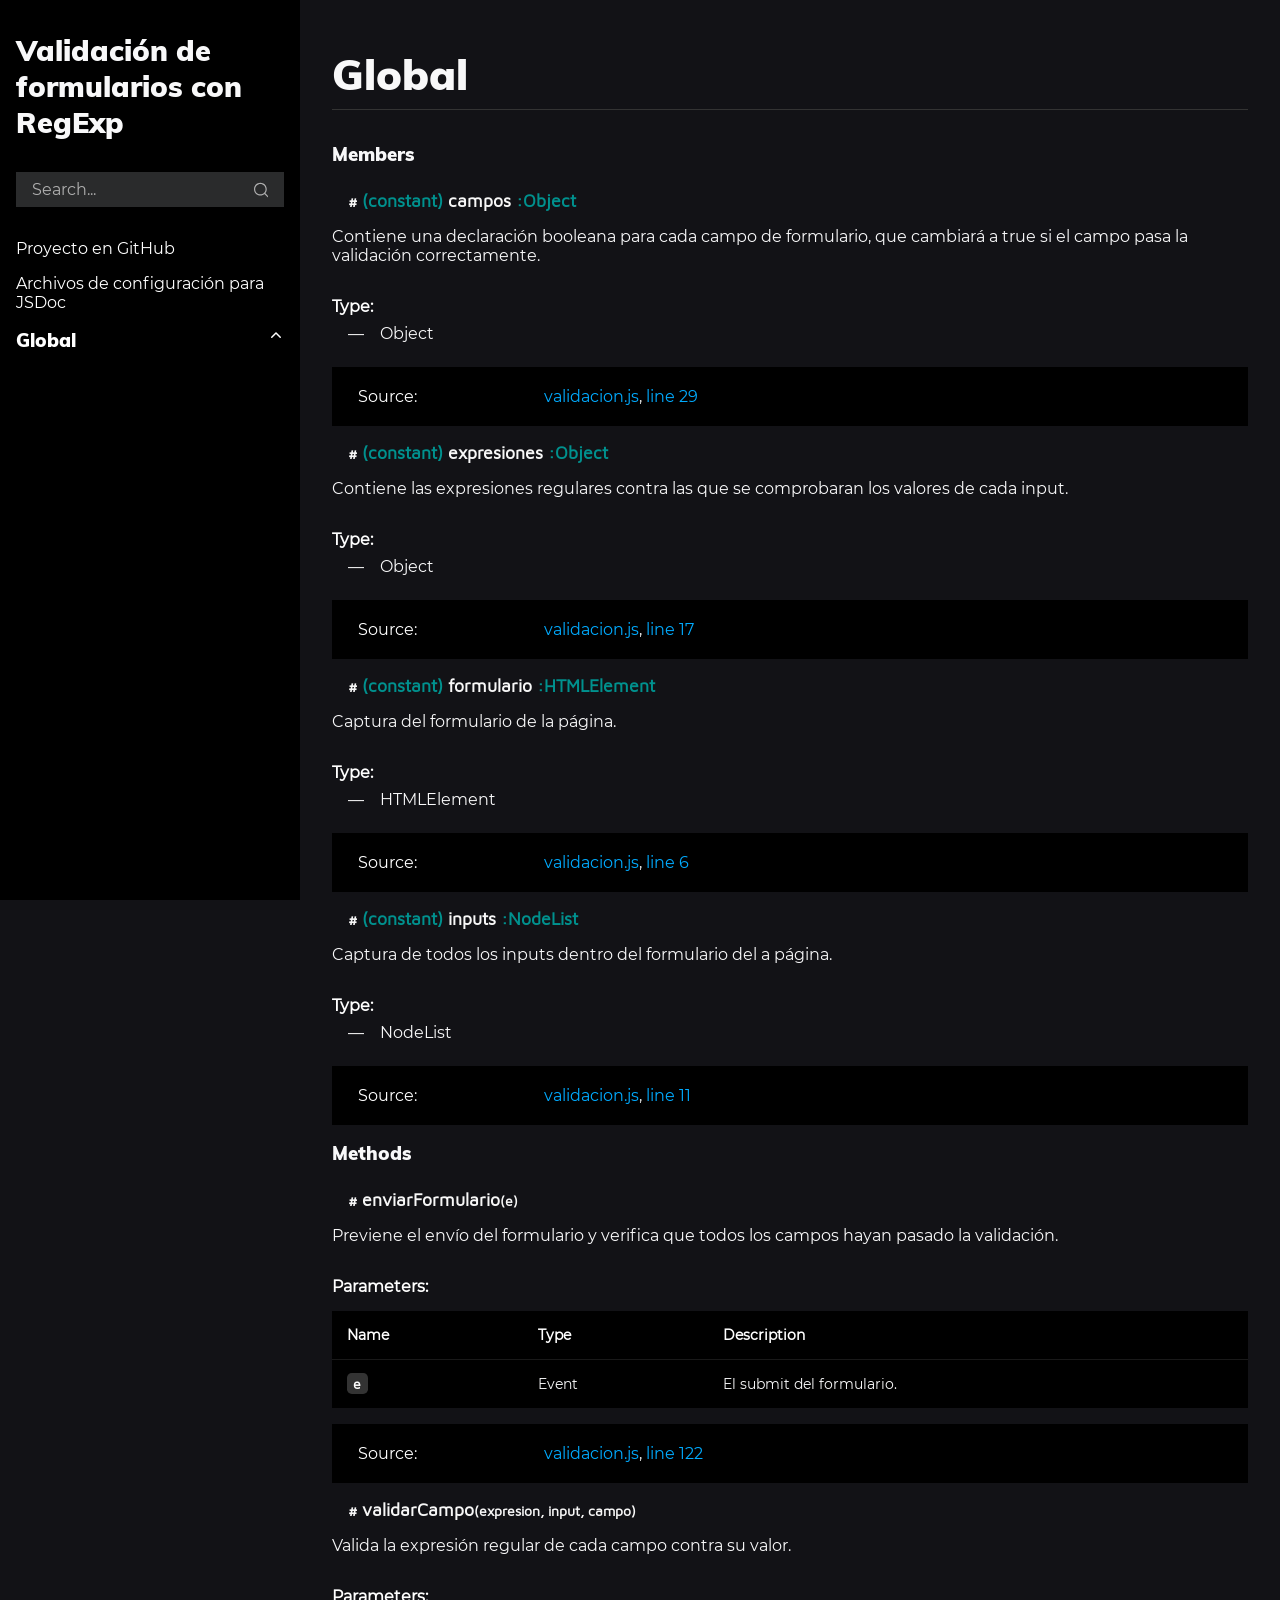
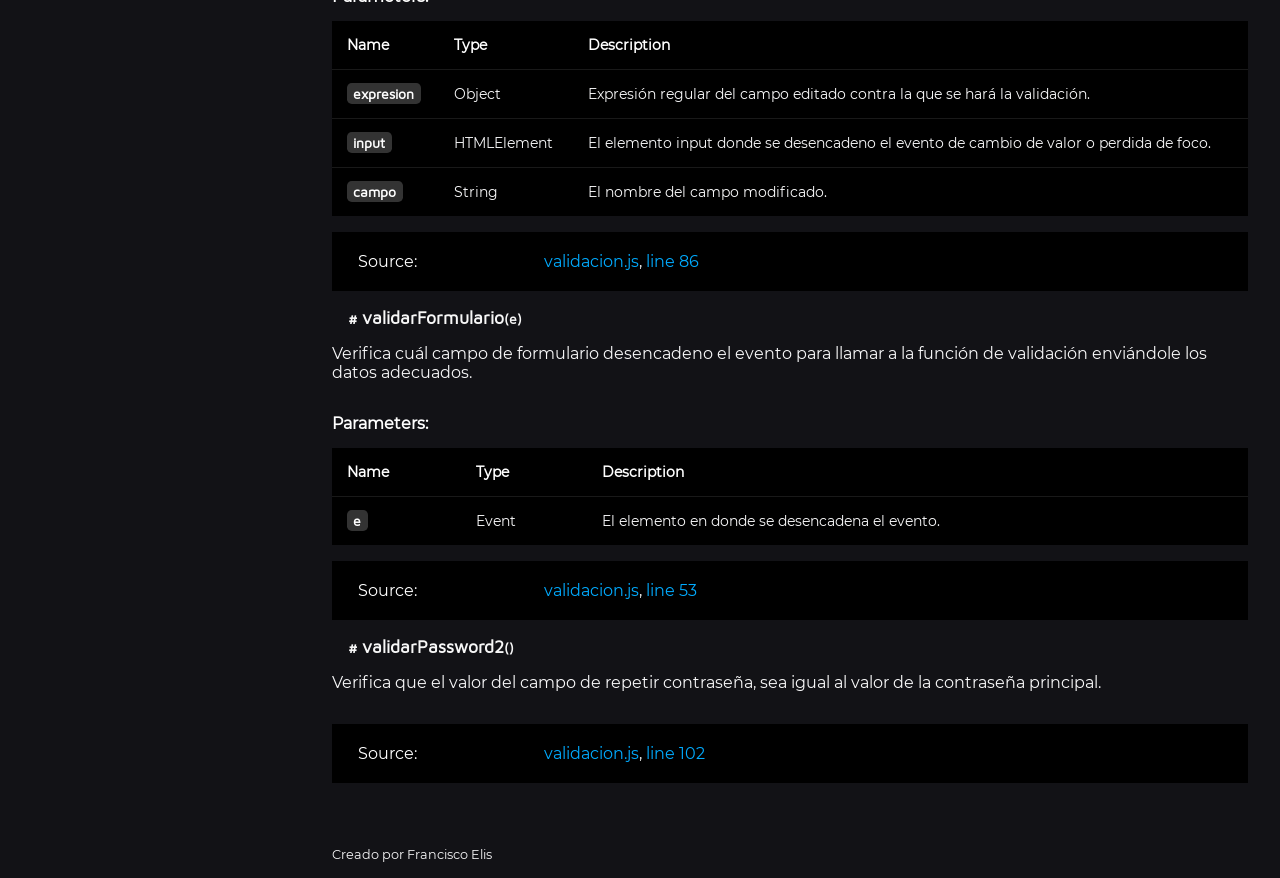
<file: documentacion/global.html>
<!DOCTYPE html>
<html lang="en">

  <head>
    <meta charset="utf-8">
    <meta name="viewport" content="width=device-width, initial-scale=1.0">

    <!-- Adding favicon -->
    

    <!-- Adding meta -->
    

    <!-- Adding external script-->
    

    <!-- Adding external style-->
    

    <!-- Adding scripts-->
    

    <!-- Adding style-->
    

    <!-- Adding overlay script-->
    

    <!-- Adding overlay style-->
    


    <title>
      Global
    </title>

    <!--[if lt IE 9]>
      <script src="//html5shiv.googlecode.com/svn/trunk/html5.js"></script>
    <![endif]-->
    <link type="text/css" rel="stylesheet" href="styles/third-party/ionicons.min.css">
    <link type="text/css" rel="stylesheet" href="styles/third-party/prettify-tomorrow.css">
    <link type="text/css" rel="stylesheet" href="styles/reset.css">
    <link type="text/css" rel="stylesheet" href="styles/clean-jsdoc-theme-base.css">
    <link type="text/css" rel="stylesheet" href="styles/clean-jsdoc-theme-dark.css">
    
    <svg aria-hidden="true" version="1.1" xmlns="http://www.w3.org/2000/svg" xmlns:xlink="http://www.w3.org/1999/xlink"
    style="display:none">
    <defs>
        <symbol id="copy-icon" viewbox="0 0 488.3 488.3">
            <g>
                <path
                    d="M314.25,85.4h-227c-21.3,0-38.6,17.3-38.6,38.6v325.7c0,21.3,17.3,38.6,38.6,38.6h227c21.3,0,38.6-17.3,38.6-38.6V124    C352.75,102.7,335.45,85.4,314.25,85.4z M325.75,449.6c0,6.4-5.2,11.6-11.6,11.6h-227c-6.4,0-11.6-5.2-11.6-11.6V124    c0-6.4,5.2-11.6,11.6-11.6h227c6.4,0,11.6,5.2,11.6,11.6V449.6z" />
                <path
                    d="M401.05,0h-227c-21.3,0-38.6,17.3-38.6,38.6c0,7.5,6,13.5,13.5,13.5s13.5-6,13.5-13.5c0-6.4,5.2-11.6,11.6-11.6h227    c6.4,0,11.6,5.2,11.6,11.6v325.7c0,6.4-5.2,11.6-11.6,11.6c-7.5,0-13.5,6-13.5,13.5s6,13.5,13.5,13.5c21.3,0,38.6-17.3,38.6-38.6    V38.6C439.65,17.3,422.35,0,401.05,0z" />
            </g>
        </symbol>
        <symbol id='search-icon' viewBox="0 0 512 512">
            <g>
                <g>
                    <path
                        d="M225.474,0C101.151,0,0,101.151,0,225.474c0,124.33,101.151,225.474,225.474,225.474    c124.33,0,225.474-101.144,225.474-225.474C450.948,101.151,349.804,0,225.474,0z M225.474,409.323    c-101.373,0-183.848-82.475-183.848-183.848S124.101,41.626,225.474,41.626s183.848,82.475,183.848,183.848    S326.847,409.323,225.474,409.323z" />
                </g>
            </g>
            <g>
                <g>
                    <path
                        d="M505.902,476.472L386.574,357.144c-8.131-8.131-21.299-8.131-29.43,0c-8.131,8.124-8.131,21.306,0,29.43l119.328,119.328    c4.065,4.065,9.387,6.098,14.715,6.098c5.321,0,10.649-2.033,14.715-6.098C514.033,497.778,514.033,484.596,505.902,476.472z" />
                </g>
            </g>
        </symbol>
        <symbol id="down-icon" viewBox="0 0 16 16">
            <path 
                fill-rule="evenodd" 
                clip-rule="evenodd" 
                d="M12.7803 6.21967C13.0732 6.51256 13.0732 6.98744 12.7803 7.28033L8.53033 11.5303C8.23744 11.8232 7.76256 11.8232 7.46967 11.5303L3.21967 7.28033C2.92678 6.98744 2.92678 6.51256 3.21967 6.21967C3.51256 5.92678 3.98744 5.92678 4.28033 6.21967L8 9.93934L11.7197 6.21967C12.0126 5.92678 12.4874 5.92678 12.7803 6.21967Z"
            >
            </path>
        </symbol>
    </defs>
</svg>
  </head>

  <body>

    <nav class="navbar" id="navbar">
      <div class="navbar-heading" id="navbar-heading"><a href="index.html"><h2 class="navbar-heading-text">Validación de formularios con RegExp</h2></a></div><div class="search-box" id="search-box"><div class="search-box-input-container"><input class="search-box-input" type="text" placeholder="Search..." id="search-box-input" /><svg class="search-icon" alt="search-icon"><use xlink:href="#search-icon"></use></svg></div><div class="search-item-container" id="search-item-container"><ul class="search-item-ul" id="search-item-ul"></ul></div></div><div class="sidebar-main-content" id="sidebar-main-content"><ul><li class="menu-li"><a href='https://github.com/franj1748/validacion-de-formularios-con-regexp.git' class=' menu-link' id='' target='_blank'>Proyecto en GitHub</a></li><li class="menu-li"><a href='https://github.com/franj1748/configuracion-jsdoc.git' class=' menu-link' id='' target='_blank'>Archivos de configuración para JSDoc</a></li></ul><div class="accordion collapsed" id="6537230" > <h3 class="accordion-heading">Global<svg><use xlink:href="#down-icon"></use></svg></h3><ul class="accordion-content"><li class="accordion-list" id=""><a href="global.html#campos">campos</a></li><li class="accordion-list" id=""><a href="global.html#enviarFormulario">enviarFormulario</a></li><li class="accordion-list" id=""><a href="global.html#expresiones">expresiones</a></li><li class="accordion-list" id=""><a href="global.html#formulario">formulario</a></li><li class="accordion-list" id=""><a href="global.html#inputs">inputs</a></li><li class="accordion-list" id=""><a href="global.html#validarCampo">validarCampo</a></li><li class="accordion-list" id=""><a href="global.html#validarFormulario">validarFormulario</a></li><li class="accordion-list" id=""><a href="global.html#validarPassword2">validarPassword2</a></li></ul> </div>
      
        <div class="navbar-resize" id="navbar-resize">
          <div class="resize-dots-container">
            <div class="dots"></div>
            <div class="dots"></div>
            <div class="dots"></div>
          </div> 
        </div>
      

    </nav>
    <div class="navbar-ham" id="navbar-ham">
      <div>
        <div class="first"></div>
        <div class="second"></div>
        <div class="third"></div>
      </div>
    </div>

    <div id="main" class="main-content">
      
      <h1 id='page-title' class="page-title">
        Global
      </h1>
      

      




<section>



<article>
    <div class="container-overview">
    
        

        






        
    
    </div>

    

    

    

     

    

    
        <h3 class="subsection-title">Members</h3>

        
            
<h4 class="name" id="campos">
    <a href="#campos">#</a>
    <span class="type-signature">(constant) </span>campos<span class="type-signature"> :Object</span>
</h4>




<div class="description">
    Contiene una declaración booleana para cada campo de formulario, que cambiará a true si el campo pasa la validación correctamente.
</div>



    <div class="member-item-container flex">
        <strong>Type: </strong>
        <ul>
            <li>
                
<span class="param-type">Object</span>


            </li>
        </ul>
    </div>







<dl class="details">

    

    

    

    

    

    

    

    

    

    

    

    

    
        <div class="details-item-container">
            <dt class="tag-source">Source:</dt>
            <dd class="tag-source"><ul class="dummy"><li>
                <a href="validacion.js.html">validacion.js</a>, <a href="validacion.js.html#line29">line 29</a>
            </li></ul></dd>
        </div>
    

    

    

    
</dl>








        
            
<h4 class="name" id="expresiones">
    <a href="#expresiones">#</a>
    <span class="type-signature">(constant) </span>expresiones<span class="type-signature"> :Object</span>
</h4>




<div class="description">
    Contiene las expresiones regulares contra las que se comprobaran los valores de cada input.
</div>



    <div class="member-item-container flex">
        <strong>Type: </strong>
        <ul>
            <li>
                
<span class="param-type">Object</span>


            </li>
        </ul>
    </div>







<dl class="details">

    

    

    

    

    

    

    

    

    

    

    

    

    
        <div class="details-item-container">
            <dt class="tag-source">Source:</dt>
            <dd class="tag-source"><ul class="dummy"><li>
                <a href="validacion.js.html">validacion.js</a>, <a href="validacion.js.html#line17">line 17</a>
            </li></ul></dd>
        </div>
    

    

    

    
</dl>








        
            
<h4 class="name" id="formulario">
    <a href="#formulario">#</a>
    <span class="type-signature">(constant) </span>formulario<span class="type-signature"> :HTMLElement</span>
</h4>




<div class="description">
    Captura del formulario de la página.
</div>



    <div class="member-item-container flex">
        <strong>Type: </strong>
        <ul>
            <li>
                
<span class="param-type">HTMLElement</span>


            </li>
        </ul>
    </div>







<dl class="details">

    

    

    

    

    

    

    

    

    

    

    

    

    
        <div class="details-item-container">
            <dt class="tag-source">Source:</dt>
            <dd class="tag-source"><ul class="dummy"><li>
                <a href="validacion.js.html">validacion.js</a>, <a href="validacion.js.html#line6">line 6</a>
            </li></ul></dd>
        </div>
    

    

    

    
</dl>








        
            
<h4 class="name" id="inputs">
    <a href="#inputs">#</a>
    <span class="type-signature">(constant) </span>inputs<span class="type-signature"> :NodeList</span>
</h4>




<div class="description">
    Captura de todos los inputs dentro del formulario del a página.
</div>



    <div class="member-item-container flex">
        <strong>Type: </strong>
        <ul>
            <li>
                
<span class="param-type">NodeList</span>


            </li>
        </ul>
    </div>







<dl class="details">

    

    

    

    

    

    

    

    

    

    

    

    

    
        <div class="details-item-container">
            <dt class="tag-source">Source:</dt>
            <dd class="tag-source"><ul class="dummy"><li>
                <a href="validacion.js.html">validacion.js</a>, <a href="validacion.js.html#line11">line 11</a>
            </li></ul></dd>
        </div>
    

    

    

    
</dl>








        
    

    
        <h3 class="subsection-title">Methods</h3>

        
            

    

    <h4 class="name" id="enviarFormulario">
        <a href="#enviarFormulario">#</a>
        <span class="type-signature"></span>enviarFormulario<span class="signature">(e)</span><span class="type-signature"></span>
    </h4>

    



    <div class="description">
        Previene el envío del formulario y verifica que todos los campos hayan pasado la validación.
    </div>









    <div class="method-member-container flex flex-col w-100 overflow-auto mt-20">
        <strong>Parameters:</strong>
        

<table class="params">
    <thead>
    <tr>
        
        <th>Name</th>
        

        <th>Type</th>

        

        

        <th class="last">Description</th>
    </tr>
    </thead>

    <tbody>
    

        <tr>
            
                <td class="name"><code>e</code></td>
            

            <td class="type">
            
                
<span class="param-type">Event</span>


            
            </td>

            

            

            <td class="description last">El submit del formulario.</td>
        </tr>

    
    </tbody>
</table>

    </div>







<dl class="details">

    

    

    

    

    

    

    

    

    

    

    

    

    
        <div class="details-item-container">
            <dt class="tag-source">Source:</dt>
            <dd class="tag-source"><ul class="dummy"><li>
                <a href="validacion.js.html">validacion.js</a>, <a href="validacion.js.html#line122">line 122</a>
            </li></ul></dd>
        </div>
    

    

    

    
</dl>


















        
            

    

    <h4 class="name" id="validarCampo">
        <a href="#validarCampo">#</a>
        <span class="type-signature"></span>validarCampo<span class="signature">(expresion, input, campo)</span><span class="type-signature"></span>
    </h4>

    



    <div class="description">
        Valida la expresión regular de cada campo contra su valor.
    </div>









    <div class="method-member-container flex flex-col w-100 overflow-auto mt-20">
        <strong>Parameters:</strong>
        

<table class="params">
    <thead>
    <tr>
        
        <th>Name</th>
        

        <th>Type</th>

        

        

        <th class="last">Description</th>
    </tr>
    </thead>

    <tbody>
    

        <tr>
            
                <td class="name"><code>expresion</code></td>
            

            <td class="type">
            
                
<span class="param-type">Object</span>


            
            </td>

            

            

            <td class="description last">Expresión regular del campo editado contra la que se hará la validación.</td>
        </tr>

    

        <tr>
            
                <td class="name"><code>input</code></td>
            

            <td class="type">
            
                
<span class="param-type">HTMLElement</span>


            
            </td>

            

            

            <td class="description last">El elemento input donde se desencadeno el evento de cambio de valor o perdida de foco.</td>
        </tr>

    

        <tr>
            
                <td class="name"><code>campo</code></td>
            

            <td class="type">
            
                
<span class="param-type">String</span>


            
            </td>

            

            

            <td class="description last">El nombre del campo modificado.</td>
        </tr>

    
    </tbody>
</table>

    </div>







<dl class="details">

    

    

    

    

    

    

    

    

    

    

    

    

    
        <div class="details-item-container">
            <dt class="tag-source">Source:</dt>
            <dd class="tag-source"><ul class="dummy"><li>
                <a href="validacion.js.html">validacion.js</a>, <a href="validacion.js.html#line86">line 86</a>
            </li></ul></dd>
        </div>
    

    

    

    
</dl>


















        
            

    

    <h4 class="name" id="validarFormulario">
        <a href="#validarFormulario">#</a>
        <span class="type-signature"></span>validarFormulario<span class="signature">(e)</span><span class="type-signature"></span>
    </h4>

    



    <div class="description">
        Verifica cuál campo de formulario desencadeno el evento para llamar a la función de validación enviándole los datos adecuados.
    </div>









    <div class="method-member-container flex flex-col w-100 overflow-auto mt-20">
        <strong>Parameters:</strong>
        

<table class="params">
    <thead>
    <tr>
        
        <th>Name</th>
        

        <th>Type</th>

        

        

        <th class="last">Description</th>
    </tr>
    </thead>

    <tbody>
    

        <tr>
            
                <td class="name"><code>e</code></td>
            

            <td class="type">
            
                
<span class="param-type">Event</span>


            
            </td>

            

            

            <td class="description last">El elemento en donde se desencadena el evento.</td>
        </tr>

    
    </tbody>
</table>

    </div>







<dl class="details">

    

    

    

    

    

    

    

    

    

    

    

    

    
        <div class="details-item-container">
            <dt class="tag-source">Source:</dt>
            <dd class="tag-source"><ul class="dummy"><li>
                <a href="validacion.js.html">validacion.js</a>, <a href="validacion.js.html#line53">line 53</a>
            </li></ul></dd>
        </div>
    

    

    

    
</dl>


















        
            

    

    <h4 class="name" id="validarPassword2">
        <a href="#validarPassword2">#</a>
        <span class="type-signature"></span>validarPassword2<span class="signature">()</span><span class="type-signature"></span>
    </h4>

    



    <div class="description">
        Verifica que el valor del campo de repetir contraseña, sea igual al valor de la contraseña principal.
    </div>















<dl class="details">

    

    

    

    

    

    

    

    

    

    

    

    

    
        <div class="details-item-container">
            <dt class="tag-source">Source:</dt>
            <dd class="tag-source"><ul class="dummy"><li>
                <a href="validacion.js.html">validacion.js</a>, <a href="validacion.js.html#line102">line 102</a>
            </li></ul></dd>
        </div>
    

    

    

    
</dl>


















        
    

    

    
</article>

</section>




    </div>

    <footer class="footer" id="footer">
      Creado por Francisco Elis
    </footer>

    <script src="scripts/third-party/prettify.js"></script>
    <script src="scripts/third-party/lang-css.js"></script>
    <script type="text/javascript" src="scripts/misc.js"></script>

    <script>prettyPrint();</script>
    <script src="scripts/linenumber.js"></script>
    <script src="scripts/fix-code-block.js"></script>
    <script src="scripts/fix-navbar.js"></script>
    
      <script src="scripts/search.js"></script>
      <script src="scripts/third-party/fuse.js"></script>
      <script>
        var list = [{"title":"campos","link":"<a href=\"global.html#campos\">campos</a>"},{"title":"enviarFormulario","link":"<a href=\"global.html#enviarFormulario\">enviarFormulario</a>"},{"title":"expresiones","link":"<a href=\"global.html#expresiones\">expresiones</a>"},{"title":"formulario","link":"<a href=\"global.html#formulario\">formulario</a>"},{"title":"inputs","link":"<a href=\"global.html#inputs\">inputs</a>"},{"title":"validarCampo","link":"<a href=\"global.html#validarCampo\">validarCampo</a>"},{"title":"validarFormulario","link":"<a href=\"global.html#validarFormulario\">validarFormulario</a>"},{"title":"validarPassword2","link":"<a href=\"global.html#validarPassword2\">validarPassword2</a>"}];
        var options = 
          setupSearch(list, options)
      </script>
    

    

    
      <script src="scripts/resize.js"></script>
      <script type="text/javascript">
        var option = {"min":"300","max":"600"}
        setupResizeOptions(option)
      </script>
    

    


  </body>

</html>
</file>
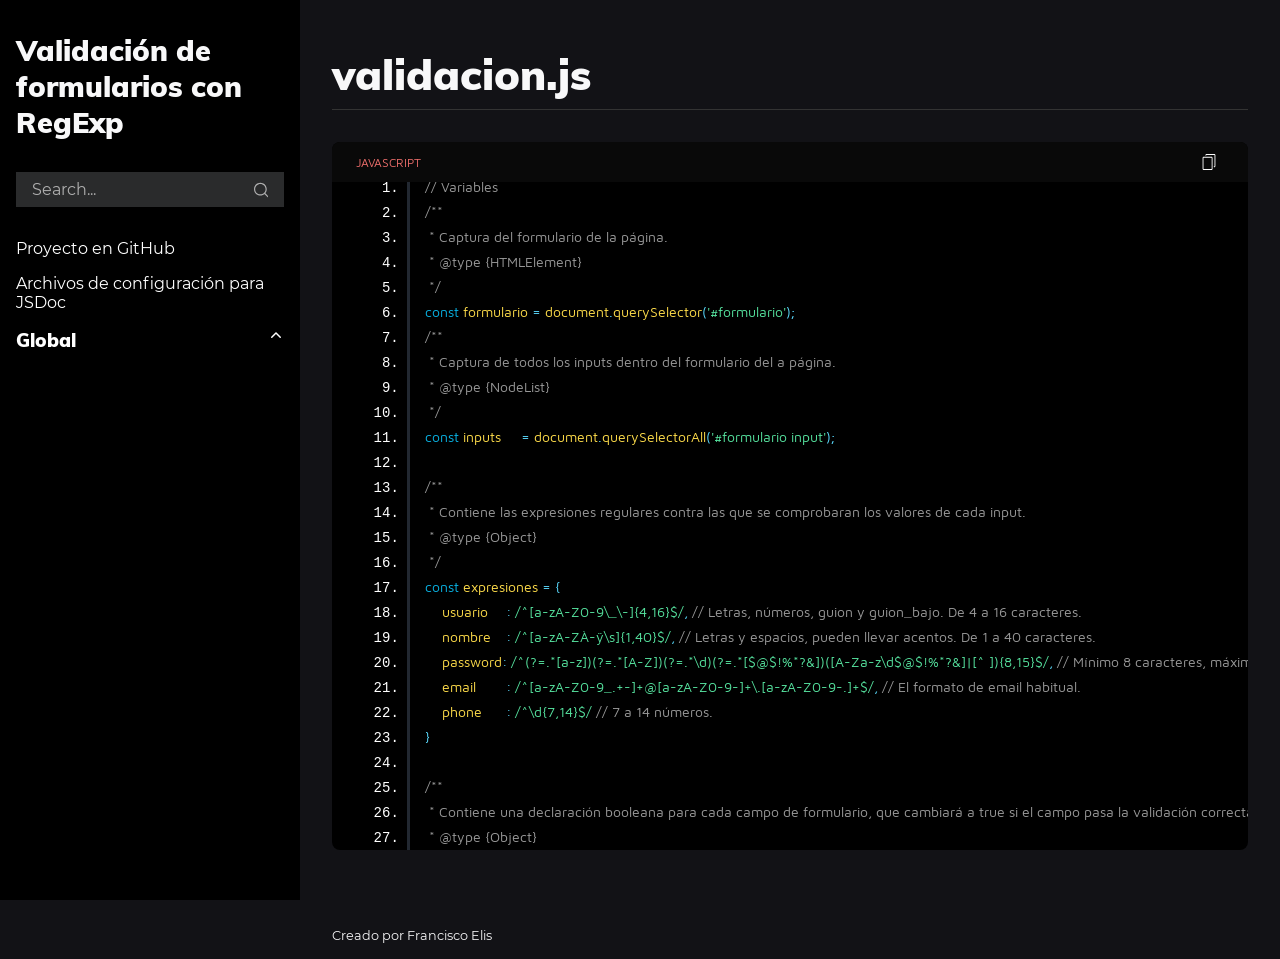
<file: documentacion/validacion.js.html>
<!DOCTYPE html>
<html lang="en">

  <head>
    <meta charset="utf-8">
    <meta name="viewport" content="width=device-width, initial-scale=1.0">

    <!-- Adding favicon -->
    

    <!-- Adding meta -->
    

    <!-- Adding external script-->
    

    <!-- Adding external style-->
    

    <!-- Adding scripts-->
    

    <!-- Adding style-->
    

    <!-- Adding overlay script-->
    

    <!-- Adding overlay style-->
    


    <title>
      validacion.js
    </title>

    <!--[if lt IE 9]>
      <script src="//html5shiv.googlecode.com/svn/trunk/html5.js"></script>
    <![endif]-->
    <link type="text/css" rel="stylesheet" href="styles/third-party/ionicons.min.css">
    <link type="text/css" rel="stylesheet" href="styles/third-party/prettify-tomorrow.css">
    <link type="text/css" rel="stylesheet" href="styles/reset.css">
    <link type="text/css" rel="stylesheet" href="styles/clean-jsdoc-theme-base.css">
    <link type="text/css" rel="stylesheet" href="styles/clean-jsdoc-theme-dark.css">
    
    <svg aria-hidden="true" version="1.1" xmlns="http://www.w3.org/2000/svg" xmlns:xlink="http://www.w3.org/1999/xlink"
    style="display:none">
    <defs>
        <symbol id="copy-icon" viewbox="0 0 488.3 488.3">
            <g>
                <path
                    d="M314.25,85.4h-227c-21.3,0-38.6,17.3-38.6,38.6v325.7c0,21.3,17.3,38.6,38.6,38.6h227c21.3,0,38.6-17.3,38.6-38.6V124    C352.75,102.7,335.45,85.4,314.25,85.4z M325.75,449.6c0,6.4-5.2,11.6-11.6,11.6h-227c-6.4,0-11.6-5.2-11.6-11.6V124    c0-6.4,5.2-11.6,11.6-11.6h227c6.4,0,11.6,5.2,11.6,11.6V449.6z" />
                <path
                    d="M401.05,0h-227c-21.3,0-38.6,17.3-38.6,38.6c0,7.5,6,13.5,13.5,13.5s13.5-6,13.5-13.5c0-6.4,5.2-11.6,11.6-11.6h227    c6.4,0,11.6,5.2,11.6,11.6v325.7c0,6.4-5.2,11.6-11.6,11.6c-7.5,0-13.5,6-13.5,13.5s6,13.5,13.5,13.5c21.3,0,38.6-17.3,38.6-38.6    V38.6C439.65,17.3,422.35,0,401.05,0z" />
            </g>
        </symbol>
        <symbol id='search-icon' viewBox="0 0 512 512">
            <g>
                <g>
                    <path
                        d="M225.474,0C101.151,0,0,101.151,0,225.474c0,124.33,101.151,225.474,225.474,225.474    c124.33,0,225.474-101.144,225.474-225.474C450.948,101.151,349.804,0,225.474,0z M225.474,409.323    c-101.373,0-183.848-82.475-183.848-183.848S124.101,41.626,225.474,41.626s183.848,82.475,183.848,183.848    S326.847,409.323,225.474,409.323z" />
                </g>
            </g>
            <g>
                <g>
                    <path
                        d="M505.902,476.472L386.574,357.144c-8.131-8.131-21.299-8.131-29.43,0c-8.131,8.124-8.131,21.306,0,29.43l119.328,119.328    c4.065,4.065,9.387,6.098,14.715,6.098c5.321,0,10.649-2.033,14.715-6.098C514.033,497.778,514.033,484.596,505.902,476.472z" />
                </g>
            </g>
        </symbol>
        <symbol id="down-icon" viewBox="0 0 16 16">
            <path 
                fill-rule="evenodd" 
                clip-rule="evenodd" 
                d="M12.7803 6.21967C13.0732 6.51256 13.0732 6.98744 12.7803 7.28033L8.53033 11.5303C8.23744 11.8232 7.76256 11.8232 7.46967 11.5303L3.21967 7.28033C2.92678 6.98744 2.92678 6.51256 3.21967 6.21967C3.51256 5.92678 3.98744 5.92678 4.28033 6.21967L8 9.93934L11.7197 6.21967C12.0126 5.92678 12.4874 5.92678 12.7803 6.21967Z"
            >
            </path>
        </symbol>
    </defs>
</svg>
  </head>

  <body>

    <nav class="navbar" id="navbar">
      <div class="navbar-heading" id="navbar-heading"><a href="index.html"><h2 class="navbar-heading-text">Validación de formularios con RegExp</h2></a></div><div class="search-box" id="search-box"><div class="search-box-input-container"><input class="search-box-input" type="text" placeholder="Search..." id="search-box-input" /><svg class="search-icon" alt="search-icon"><use xlink:href="#search-icon"></use></svg></div><div class="search-item-container" id="search-item-container"><ul class="search-item-ul" id="search-item-ul"></ul></div></div><div class="sidebar-main-content" id="sidebar-main-content"><ul><li class="menu-li"><a href='https://github.com/franj1748/validacion-de-formularios-con-regexp.git' class=' menu-link' id='' target='_blank'>Proyecto en GitHub</a></li><li class="menu-li"><a href='https://github.com/franj1748/configuracion-jsdoc.git' class=' menu-link' id='' target='_blank'>Archivos de configuración para JSDoc</a></li></ul><div class="accordion collapsed" id="6537230" > <h3 class="accordion-heading">Global<svg><use xlink:href="#down-icon"></use></svg></h3><ul class="accordion-content"><li class="accordion-list" id=""><a href="global.html#campos">campos</a></li><li class="accordion-list" id=""><a href="global.html#enviarFormulario">enviarFormulario</a></li><li class="accordion-list" id=""><a href="global.html#expresiones">expresiones</a></li><li class="accordion-list" id=""><a href="global.html#formulario">formulario</a></li><li class="accordion-list" id=""><a href="global.html#inputs">inputs</a></li><li class="accordion-list" id=""><a href="global.html#validarCampo">validarCampo</a></li><li class="accordion-list" id=""><a href="global.html#validarFormulario">validarFormulario</a></li><li class="accordion-list" id=""><a href="global.html#validarPassword2">validarPassword2</a></li></ul> </div>
      
        <div class="navbar-resize" id="navbar-resize">
          <div class="resize-dots-container">
            <div class="dots"></div>
            <div class="dots"></div>
            <div class="dots"></div>
          </div> 
        </div>
      

    </nav>
    <div class="navbar-ham" id="navbar-ham">
      <div>
        <div class="first"></div>
        <div class="second"></div>
        <div class="third"></div>
      </div>
    </div>

    <div id="main" class="main-content">
      
      <h1 id='page-title' class="page-title">
        validacion.js
      </h1>
      

      



    
    <section>
        <article>
            <pre class="prettyprint source linenums"><code>// Variables
/**
 * Captura del formulario de la página.
 * @type {HTMLElement}
 */
const formulario = document.querySelector('#formulario');
/**
 * Captura de todos los inputs dentro del formulario del a página.
 * @type {NodeList}
 */
const inputs     = document.querySelectorAll('#formulario input');

/**
 * Contiene las expresiones regulares contra las que se comprobaran los valores de cada input. 
 * @type {Object}
 */
const expresiones = {
	usuario	: /^[a-zA-Z0-9\_\-]{4,16}$/, // Letras, números, guion y guion_bajo. De 4 a 16 caracteres. 
	nombre	: /^[a-zA-ZÀ-ÿ\s]{1,40}$/, // Letras y espacios, pueden llevar acentos. De 1 a 40 caracteres.
	password: /^(?=.*[a-z])(?=.*[A-Z])(?=.*\d)(?=.*[$@$!%*?&amp;])([A-Za-z\d$@$!%*?&amp;]|[^ ]){8,15}$/, // Mínimo 8 caracteres, máximo 15 al menos una letra mayúscula y una minúscula, al menos un dígito, sin espacios en blanco, al menos 1 carácter especial.
	email	: /^[a-zA-Z0-9_.+-]+@[a-zA-Z0-9-]+\.[a-zA-Z0-9-.]+$/, // El formato de email habitual. 
	phone	: /^\d{7,14}$/ // 7 a 14 números.
}

/**
 * Contiene una declaración booleana para cada campo de formulario, que cambiará a true si el campo pasa la validación correctamente.
 * @type {Object} 
 */
const campos = {
	usuario : false,
	nombre  : false,
	password: false,
	email	: false,
	phone	: false
}

// Listeners
// Se recorre el arreglo de inputs y se le agrega a cada uno un evento para cuando el usuario presione y suelte una tecla y para cuando pierdan el foco.
inputs.forEach(input => {
	input.addEventListener('keyup', validarFormulario);
	input.addEventListener('blur', validarFormulario);
});

// Evento de envío del formulario. 
formulario.addEventListener('submit', enviarFormulario);

// Funciones

/**
 *Verifica cuál campo de formulario desencadeno el evento para llamar a la función de validación enviándole los datos adecuados.  
 * @param {Event} e El elemento en donde se desencadena el evento. 
*/
function validarFormulario(e){

    const {usuario, nombre, password, email, phone} = expresiones;

	switch (e.target.name) {
		case "usuario":
			validarCampo(usuario, e.target, 'usuario');
		break;
		case "nombre":
			validarCampo(nombre, e.target, 'nombre');
		break;
		case "password":
			validarCampo(password, e.target, 'password');
			validarPassword2();
		break;
		case "password2":
			validarPassword2();
		break;
		case "email":
			validarCampo(email, e.target, 'email');
		break;
		case "phone":
			validarCampo(phone, e.target, 'phone');
		break;
	}
}

/**
 * Valida la expresión regular de cada campo contra su valor. 
 * @param {Object} expresion Expresión regular del campo editado contra la que se hará la validación.
 * @param {HTMLElement} input El elemento input donde se desencadeno el evento de cambio de valor o perdida de foco.
 * @param {String} campo El nombre del campo modificado. 
 */
function validarCampo(expresion, input, campo){

	if(expresion.test(input.value)){
		input.classList.remove('is-invalid');
		input.classList.add('is-valid');
		campos[campo] = true;
	} else {
		input.classList.add('is-invalid');
		input.classList.remove('is-valid');
		campos[campo] = false;
	}
}

/**
 * Verifica que el valor del campo de repetir contraseña, sea igual al valor de la contraseña principal. 
 */
function validarPassword2(){

	const inputPassword1 = document.querySelector('#password');
	const inputPassword2 = document.querySelector('#rePassword');

	if(inputPassword1.value !== inputPassword2.value){
		inputPassword2.classList.add('is-invalid');
		inputPassword2.classList.remove('is-valid');
		campos['password'] = false;
	} else {
		inputPassword2.classList.add('is-valid');
		inputPassword2.classList.remove('is-invalid');
		campos['password'] = true;
	}
}

/**
 * Previene el envío del formulario y verifica que todos los campos hayan pasado la validación.
 * @param {Event} e El submit del formulario. 
 */
function enviarFormulario(e){
    
    e.preventDefault();

	const checkTerms = document.querySelector('#checkTerms');
    const {usuario, nombre, password, email, phone} = campos;

	if(usuario &amp;&amp; nombre &amp;&amp; password &amp;&amp; email &amp;&amp; phone &amp;&amp; checkTerms.checked){
		
        const btnEnviar       = document.querySelector('#btnEnviar');
        const spinner         = document.createElement('span');
        spinner.className     = 'spinner-border spinner-border-lg';
        btnEnviar.textContent = '';
        btnEnviar.appendChild(spinner);

		// Luego de 2.5 segundos, se simula el envío del formulario. 
		setTimeout(() => {

            btnEnviar.removeChild(spinner);
            btnEnviar.textContent = 'Enviar';
            swal({
                title: "¡Formulario enviado!",
                icon: "success",
                button: "Ok",
            }).then( valor => {

                if (valor === null || valor === true){
                    formulario.reset();
                    location.reload();
                }
            });

			const alertModal = document.querySelector('.swal-modal');
			const btnModal = document.querySelector('.swal-button');
			alertModal.style.backgroundColor = '#EEEEEE';
			btnModal.classList.add('btn', 'btn-primary');

		}, 2500);

	} else {
        
        swal({
            title: "¡Error!",
            text: `0`,
            icon: "error",
            button: "OK",
        });
        
        const alertModal = document.querySelector('.swal-modal');
        const btnModal = document.querySelector('.swal-button');
        const alertText = document.querySelector('.swal-text'); 
        const contenido = `&lt;span class="text-center d-block">Algunos de los campos son incorrectos o están vacíos. Corrígelo e inténtalo de nuevo.&lt;/span>`
        alertText.innerHTML = contenido;
        alertModal.style.backgroundColor = '#EEEEEE';
        btnModal.classList.add('btn', 'btn-primary');
	}
}</code></pre>
        </article>
    </section>




    </div>

    <footer class="footer" id="footer">
      Creado por Francisco Elis
    </footer>

    <script src="scripts/third-party/prettify.js"></script>
    <script src="scripts/third-party/lang-css.js"></script>
    <script type="text/javascript" src="scripts/misc.js"></script>

    <script>prettyPrint();</script>
    <script src="scripts/linenumber.js"></script>
    <script src="scripts/fix-code-block.js"></script>
    <script src="scripts/fix-navbar.js"></script>
    
      <script src="scripts/search.js"></script>
      <script src="scripts/third-party/fuse.js"></script>
      <script>
        var list = [{"title":"campos","link":"<a href=\"global.html#campos\">campos</a>"},{"title":"enviarFormulario","link":"<a href=\"global.html#enviarFormulario\">enviarFormulario</a>"},{"title":"expresiones","link":"<a href=\"global.html#expresiones\">expresiones</a>"},{"title":"formulario","link":"<a href=\"global.html#formulario\">formulario</a>"},{"title":"inputs","link":"<a href=\"global.html#inputs\">inputs</a>"},{"title":"validarCampo","link":"<a href=\"global.html#validarCampo\">validarCampo</a>"},{"title":"validarFormulario","link":"<a href=\"global.html#validarFormulario\">validarFormulario</a>"},{"title":"validarPassword2","link":"<a href=\"global.html#validarPassword2\">validarPassword2</a>"}];
        var options = 
          setupSearch(list, options)
      </script>
    

    

    
      <script src="scripts/resize.js"></script>
      <script type="text/javascript">
        var option = {"min":"300","max":"600"}
        setupResizeOptions(option)
      </script>
    

    


  </body>

</html>
</file>
<file: documentacion/styles/third-party/prettify-tomorrow.css>
ol.linenums {
  margin-top: 0;
  margin-bottom: 0;
  list-style-position: outside;
}
</file>
<file: documentacion/styles/clean-jsdoc-theme-base.css>
@font-face {
    font-family: 'heading';
    src: url('../fonts/Muli-Black.ttf') format('truetype');
}

@font-face {
    font-family: 'body';
    src: url('../fonts/Montserrat-Regular.ttf') format('truetype');
}

@font-face {
    font-family: 'code';
    src: url('../fonts/MavenPro-Regular.ttf') format('truetype');
}

/*
* Padding horizontal normal
*/

.p-h-n {
    padding: 0.4rem 1rem;
}

.main-content {
    /**
    * This should match with the width of the nav / sidebar.
    */
    margin-left: 18.75rem;
    overflow-x: auto;
    padding: 1rem 2rem;
}

.navbar {
    bottom: 0;
    left: 0;
    overflow: hidden;
    position: fixed;
    top: 0;
    width: 18.75rem;
    z-index: 10;

}

.navbar-ham {
    bottom: 1rem;
    cursor: pointer;
    display: none;
    height: 2.5rem;
    padding-top: 0.2rem;
    position: fixed;
    right: 1rem;
    width: 3rem;
    z-index: 100;
}

.navbar-ham .first,
.navbar-ham .second,
.navbar-ham .third {
    height: 0.125rem;
    left: 0.5rem;
    position: absolute;
    transition: 0.3s;
    width: 2rem;
}

.navbar-ham div {
    height: 2.1rem;
    overflow: hidden;
    position: relative;
    width: 3rem;
}

.navbar-ham .first {
    top: 0.5rem;
}

.navbar-ham .second {
    top: 1rem;
}

.navbar-ham .third {
    top: 1.5rem;
}

.navbar-ham.expanded .first {
    transform: rotate(45deg) translate(0.3125rem, 0.3125rem);
}

.navbar-ham.expanded .second {
    transform: translateX(200%);
}

.navbar-ham.expanded .third {
    transform: rotate(135deg) translate(-0.4rem, 0.3125rem);
}

.navbar-resize {
    bottom: 0;
    cursor: col-resize;
    display: none;
    left: auto;
    position: absolute;
    right: 0;
    top: 0;
    width: 0.5rem;
}

.navbar:hover .navbar-resize {
    display: block;
}

.resize-dots-container {
    align-items: center;
    display: flex;
    flex-direction: column;
    height: 100%;
    justify-content: center;
    position: relative;
}

.resize-dots-container .dots {
    border-radius: 50%;
    height: 0.25rem;
    margin: 0.125rem 0;
    width: 0.25rem;
}


.footer {
    font-size: 0.8rem;
    margin-left: 18.75rem;
    margin-top: 1rem;
    padding: 1rem 2rem;
}

.navbar h1,
.navbar h2,
.navbar h3,
.navbar h4,
.navbar h5,
.navbar h6 {
    border: 0;
    margin: 0;
    padding: 0;
}

.navbar-heading {
    display: flex;
    justify-content: flex-start;
    padding: 2rem 1rem;
}

.navbar-heading a:hover {
    text-decoration: none;
}

.navbar-heading-text {
    font-size: 1.8rem;
}

.search-box {
    margin-bottom: 1rem;
    padding: 0 1rem;
    position: relative;
}

.search-box-input-container {
    align-items: center;
    display: flex;
    padding: 0.5rem 1rem;
}

.search-icon {
    height: 1rem;
    width: 1rem;

}

.search-box-input {
    background-color: transparent;
    border: 0;
    display: inline-block;
    font-family: 'body';
    font-size: 1rem;
    margin-right: 0.5rem;
    outline: 0;
    width: 100%;
}

.search-item-container {
    left: 0;
    position: absolute;
    right: 0;
    /**
    * height of search container.
    */
    top: 2.3125rem;
    z-index: 10;
}

.search-item-ul {
    list-style: none;
    margin: 0 1rem;
    max-height: 18.75rem;
    overflow: auto;
}

.search-item-ul li {
    display: flex;
}

.search-item-ul a {
    flex: 1;
    font-size: 0.8rem;
    padding: 0.4rem 1rem;
}

.sidebar-main-content {
    margin: 1rem;
    overflow: auto;
}

.accordion {
    margin: 1rem 0;
}


.accordion-heading {
    cursor: pointer;
    display: flex;
    justify-content: space-between;
    padding-right: 1rem;
}

.accordion-heading svg {
    height: 1rem;
    width: 1rem;
}

.accordion-content {
    list-style: none;
    margin: 1rem 0;
    overflow: hidden;
    padding: 0;
    transition: 0.3s;
}

.accordion.collapsed .accordion-content {
    height: 0;
    margin: 0;
}

.accordion svg {
    transition: 0.3s;
}

.accordion.collapsed svg {
    transform: rotate(180deg);
}

.accordion-list {
    margin: 0.5rem 1rem;
}

.accordion-heading.child {
    padding: 0.5rem 1rem;

}

.accordion [data-type=method] {
    margin: 0.5rem 1rem;
}


.accordion.child {
    margin: 0;
    padding: 0;
}

.methods.accordion-content {
    margin: 0;
}


.menu-li {
    margin: 1rem 0;
}


pre {
    position: relative;
}

.pre-top-bar-container {
    align-items: center;
    display: flex;
    justify-content: space-between;
    left: 0;
    padding: 0.3125rem 1.5rem;
    position: absolute;
    right: 0;
    top: 0;
}

.code-copy-icon-container {
    align-items: center;
    border-radius: 50%;
    cursor: pointer;
    display: flex;
    height: 1.875rem;
    justify-content: center;
    transition: 0.3s;
    width: 1.875rem;
}

.code-copy-icon-container > div {
    margin-top: 0.25rem;
    position: relative;
}

.sm-icon {
    height: 1rem;
    width: 1rem;
}

.code-lang-name {
    font-family: 'code';
    font-size: 12px;
}

.tooltip {
    border-radius: 5px;
    opacity: 0;
    padding: 3px 8px;
    position: absolute;
    right: 30px;
    top: -2px;
    transform: scale(0);
    transition: 0.3s;
}

.show-tooltip {
    opacity: 1;
    transform: scale(1);
}

blockquote {
    font-size: 0.875rem;
    padding: 0.0625rem 1.25rem;
}

.allow-overflow {
    overflow: auto;
}



@media screen and (max-width: 50rem) {

    .navbar-ham {
        display: block;
    }

    .navbar {
        transition: 0.3s;
        width: 0 !important;
    }

    .navbar.expanded {
        right: 0;
        width: 100% !important;
    }

    .navbar:hover .navbar-resize,
    .navbar-resize {
        display: none;
    }

    .main-content,
    .footer {
        margin-left: 0 !important;
        padding: 1rem;
    }

    .method-member-container {
        overflow: auto;
    }
    
}

.rel {
    position: relative;
}
</file>
<file: documentacion/styles/clean-jsdoc-theme-dark.css>
::selection {
    background: #ffce76;
    color: #000;
}

body {
    background-color: #121216;
    color: #f8f8f9;
}

a,
a:active {
    color: #00abff;
}

hr {
    border: 1px solid #333;
}

h1,
h2,
h3,
h4,
h5,
h6 {
    color: #f8f8f9;
}

h1,
h2 {
    border-bottom: 0.0625rem solid #333;
}

.navbar {
    background: #000;
}

.navbar-ham {
    background: #444;
}

.navbar-ham .first,
.navbar-ham .second,
.navbar-ham .third {
    background: #fff;
}

.navbar-resize {
    background: #222;
}

.resize-dots-container .dots {
    background-color: #fff;
}


.search-box-input-container {
    background: #2a2b2c;
}

.search-icon {
    fill: #aeaeae;
}

.search-box-input {
    color: #fff;
}

.search-box-input::placeholder {
    color: #aeaeae;
}

.search-box-input:focus + .search-icon {
    fill: #fff;
}

.search-item-ul {
    background: #333;
}

.search-item-ul li:hover {
    background: rgba(0, 0, 0, 0.1);
}

.search-item-ul a,
.search-item-ul li {
    color: #fff;
}

.accordion-heading {
    color: #fff;
    fill: #fff;
}

.accordion-content {
    background: #111;
}

.accordion-content a {
    color: #fff;
}

.methods.accordion-content {
    background: #202020;
}

.menu-link {
    color: #fff;
}


tt,
code,
kbd,
samp {
    background: #222;
}


.signature-attributes {
    color: #aaa;
}


.ancestors {
    color: #999;
}

.ancestors a {
    color: #999 !important;
}

.important {
    color: #950b02;
}

.type-signature {
    color: #00918e;
}

.name,
.name a {
    color: #f7f7f7;
}

.details {
    background: #000;
    color: #fff;
}

.prettyprint,
.pre-top-bar-container {
    background: #000;
}

.member-item-container strong,
.method-member-container strong {
    color: #fff;
}

.pre-top-bar-container {
    background: #090909;
}

.prettyprint.source,
.prettyprint code {
    background-color: #000;
}

.prettyprint.linenums li {
    border-left: 3px #222831 solid;
}

/* stylelint-disable */
.prettyprint.linenums li.selected,
.prettyprint.linenums li.selected * {
    background-color: #404040;
}
/* stylelint-enable */

table .name,
.params .name,
.props .name,
.name code {
    color: #fff;
}

table td,
.params td {
    background-color: #000;
    border-top: 1px solid #191919;
}

table thead tr,
.params thead tr,
.props thead tr {
    background-color: #000;
    color: #fff;
}

/* stylelint-disable */
table .params thead tr,
.params .params thead tr,
.props .props thead tr {
    background-color: #000;
    color: #fff;
}


.disabled {
    color: #aaaaaa;
}

.code-copy-icon-container {
    fill: #fff;
}

.code-copy-icon-container:hover {
    background-color: #333;
}

.code-lang-name {
    color: #ff8a00;
}

.tooltip {
    background: #ffce76;
    color: #000;
}

.tooltip .pun,
.tooltip .typ {
    background: #ffce76;
    color: #000;
}

/* code */
.pln {
    color: #ffdd4a;
}

.str {
    color: #56e39f;
}

/* a keyword */
.kwd {
    color: #08b2e3;
}

/* a comment */
.com {
    color: #999;
}

/* a type name */
.typ {
    color: #ef6f6c;
}

/* a literal value */
.lit {
    color: #f5d67b;
}

/* punctuation */
.pun {
    color: #5adbff;
}

/* lisp open bracket */
.opn {
    color: #72e0d1;
}

/* lisp close bracket */
.clo {
    color: #72e0d1;
}

/* a markup tag name */
.tag {
    color: #007bff;
}

/* a markup attribute name */
.atn {
    color: #f5d67b;
}

/* a markup attribute value */
.atv {
    color: #3e999f;
}

/* a declaration */
.dec {
    color: #f5871f;
}

/* a variable name */
.var {
    color: #f5d67b;
}

/* a function name */
.fun {
    color: #4271ae;
}


blockquote {
    background: #202020;
    color: #fff;
}

ol.linenums li {
    color: #fff;
}

code {
    background: #333;
    color: #fff;
}
</file>
